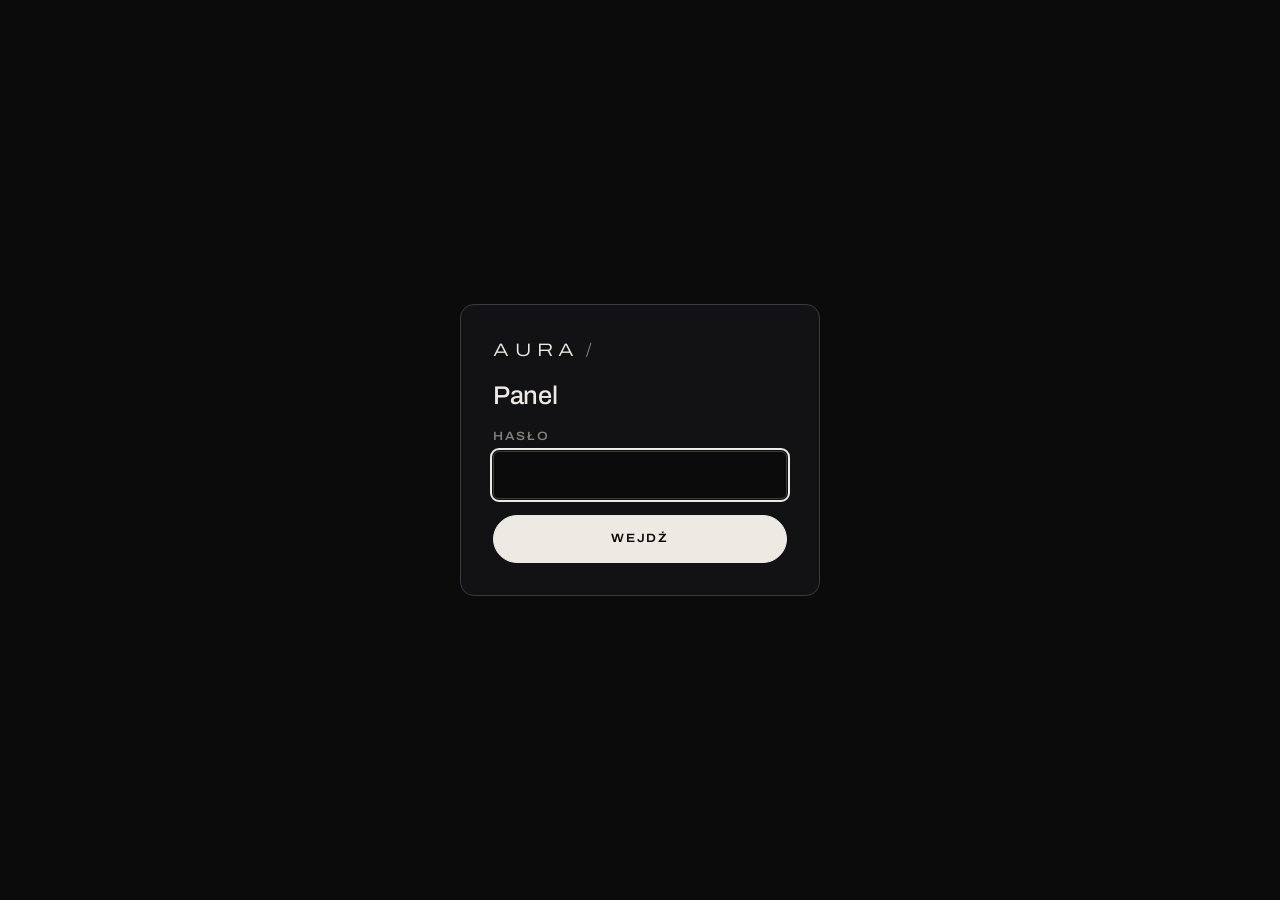
<file: aura-prototyp/aura-prototyp-simple/admin.html>
<!doctype html>
<html lang="pl">
<head>
  <meta charset="utf-8">
  <meta name="viewport" content="width=device-width, initial-scale=1, viewport-fit=cover">
  <title>AURA · Panel</title>
  <meta name="robots" content="noindex">
  <meta name="theme-color" content="#0B0B0C">
  <link rel="icon" href="favicon.ico" sizes="32x32">
  <link rel="icon" href="assets/favicon.svg" type="image/svg+xml">
  <link rel="preconnect" href="https://fonts.googleapis.com">
  <link rel="preconnect" href="https://fonts.gstatic.com" crossorigin>
  <link href="https://fonts.googleapis.com/css2?family=Archivo:wdth,wght@62..125,100..900&display=swap" rel="stylesheet">
  <link rel="stylesheet" href="css/styles.css?v=20261004b">
</head>
<body class="page-admin">
  <!-- Panel właściciela AURA (atrapa: dane tylko w tej przeglądarce, nic nie jest wysyłane) -->

  <!-- Logowanie do panelu: jedno pole hasła (prototyp: „test”) -->
  <main class="admin-login" id="admin-login">
    <form class="admin-login__card" id="login-form" novalidate>
      <p class="logo">AURA <span class="logo__slash">/</span></p>
      <h1 class="h3">Panel</h1>
      <label class="field"><span class="label">Hasło</span><input type="password" name="password" autocomplete="current-password" required></label>
      <p class="admin-login__error" id="login-error" role="alert" hidden>Nieprawidłowe hasło</p>
      <button class="btn btn--solid btn--block" type="submit">Wejdź</button>
    </form>
  </main>

  <div class="admin" id="admin" hidden>
    <header class="admin__top">
      <div class="shell admin__top-inner">
        <a class="logo" href="index.html" aria-label="AURA, strona główna">AURA <span class="logo__slash">/</span></a>
        <span class="label admin__title">Panel</span>
        <span class="admin__spacer"></span>
        <span class="proto-tag">Atrapa: dane tylko w&nbsp;tej przeglądarce</span>
      </div>
    </header>

    <main class="shell admin__main">
      <section class="admin__new" aria-labelledby="new-title">
        <h2 class="h3" id="new-title">Nowy link</h2>
        <form class="admin__form" id="new-form" novalidate>
          <label class="field"><span class="label">Nazwa lokalu</span><input type="text" name="venue" autocomplete="off" placeholder="Kawiarnia Ziarno" required></label>
          <label class="field"><span class="label">E-mail</span><input type="text" inputmode="email" name="email" autocomplete="off" placeholder="kawiarnia@przyklad.pl" required></label>
          <button class="btn btn--solid" type="submit">Utwórz link</button>
        </form>
        <div class="admin__created" id="created" hidden>
          <p class="label">Link dla <span id="created-venue"></span></p>
          <div class="admin__created-row">
            <input class="thanks__url" id="created-url" type="text" readonly aria-label="Nowy link do odtwarzacza">
            <button class="btn btn--sm" type="button" id="created-copy">Kopiuj</button>
          </div>
        </div>
      </section>

      <section class="admin__list" aria-labelledby="list-title">
        <div class="admin__list-head">
          <h2 class="h3" id="list-title">Linki</h2>
          <span class="label" id="list-count"></span>
        </div>
        <div class="admin-table" role="table" aria-label="Linki do odtwarzacza">
          <div class="admin-row admin-row--head" role="row">
            <span role="columnheader">Lokal</span>
            <span role="columnheader">E-mail</span>
            <span role="columnheader">Link</span>
            <span role="columnheader">Status</span>
            <span role="columnheader">Utworzono</span>
            <span role="columnheader"><span class="sr">Akcja</span></span>
          </div>
          <div id="rows" role="rowgroup"></div>
        </div>
      </section>
    </main>
  </div>

  <div class="toast" id="toast" role="status" aria-live="polite"></div>

  <script src="js/links.js?v=20261004b" defer></script>
  <script src="js/admin.js?v=20261004b" defer></script>
</body>
</html>
</file>
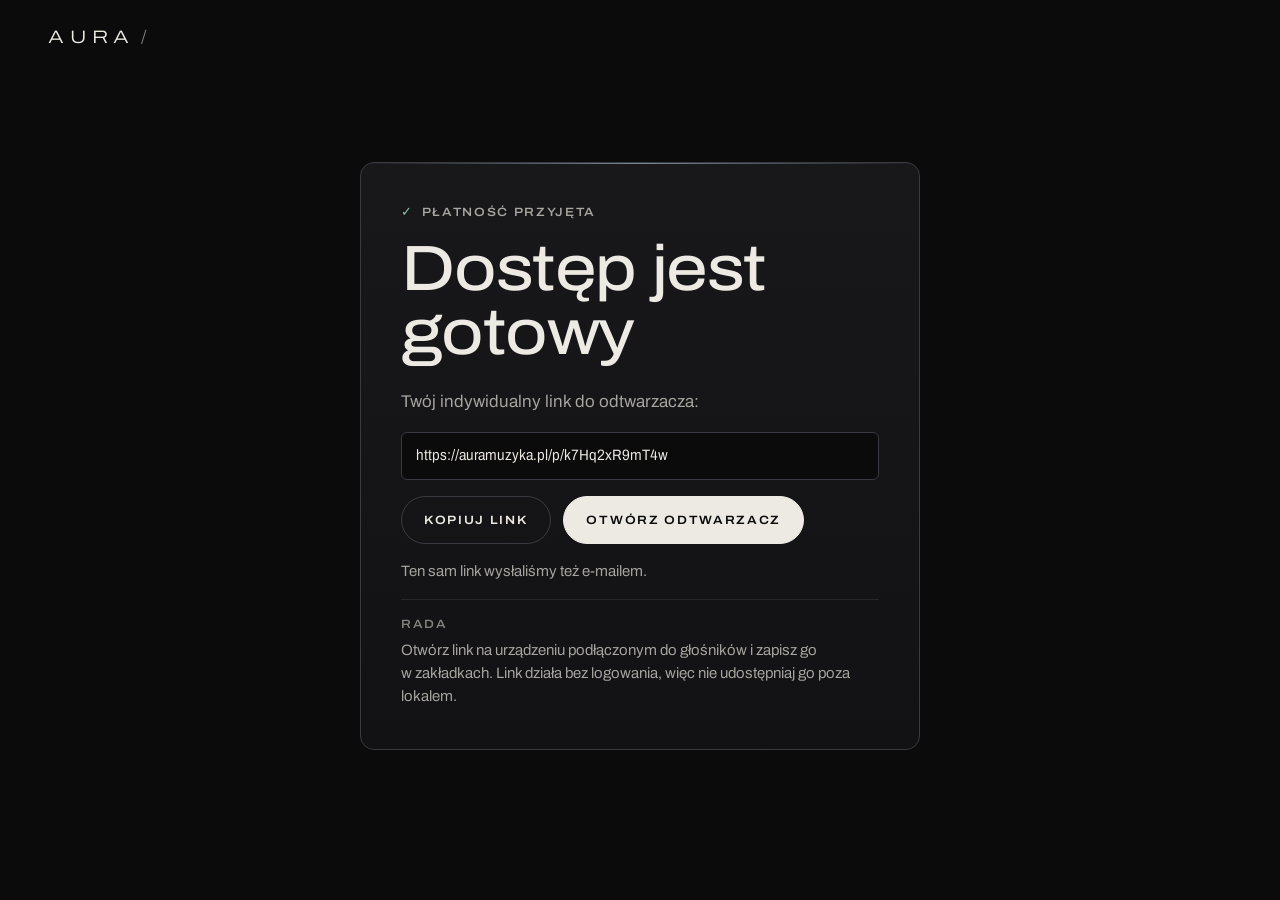
<file: aura-prototyp/aura-prototyp-simple/dziekujemy.html>
<!doctype html>
<html lang="pl">
<head>
  <meta charset="utf-8">
  <meta name="viewport" content="width=device-width, initial-scale=1, viewport-fit=cover">
  <title>AURA · Dostęp jest gotowy</title>
  <meta name="robots" content="noindex">
  <meta name="theme-color" content="#0B0B0C">
  <link rel="icon" href="favicon.ico" sizes="32x32">
  <link rel="icon" href="assets/favicon.svg" type="image/svg+xml">
  <link rel="apple-touch-icon" href="apple-touch-icon.png">
  <link rel="preconnect" href="https://fonts.googleapis.com">
  <link rel="preconnect" href="https://fonts.gstatic.com" crossorigin>
  <link href="https://fonts.googleapis.com/css2?family=Archivo:wdth,wght@62..125,100..900&display=swap" rel="stylesheet">
  <link rel="stylesheet" href="css/styles.css?v=20261004b">
</head>
<body class="page-thanks">
  <header class="thanks-top shell">
    <a class="logo" href="index.html" aria-label="AURA, strona główna">AURA <span class="logo__slash">/</span></a>
  </header>

  <main class="thanks shell">
    <div class="thanks__card">
      <p class="label thanks__ok"><span aria-hidden="true">✓</span> Płatność przyjęta</p>
      <h1 class="h2 thanks__title">Dostęp jest gotowy</h1>

      <p class="thanks__text">Twój indywidualny link do odtwarzacza:</p>
      <!-- [ATRAPA] w produkcji token przychodzi z sesji Stripe Checkout -->
      <div class="thanks__link">
        <label class="sr" for="thanks-url">Link do odtwarzacza</label>
        <input class="thanks__url" id="thanks-url" type="text" readonly value="https://auramuzyka.pl/p/k7Hq2xR9mT4w">
      </div>
      <div class="thanks__actions">
        <button class="btn" type="button" id="thanks-copy">Kopiuj link</button>
        <a class="btn btn--solid" id="thanks-open" href="player.html?t=k7Hq2xR9mT4w">Otwórz odtwarzacz</a>
      </div>

      <p class="thanks__mail">Ten sam link wysłaliśmy też e-mailem.</p>

      <div class="thanks__tip">
        <p class="label">Rada</p>
        <p>Otwórz link na urządzeniu podłączonym do głośników i&nbsp;zapisz go w&nbsp;zakładkach. Link działa bez logowania, więc nie udostępniaj go poza lokalem.</p>
      </div>
    </div>
  </main>

  <div class="toast" id="toast" role="status" aria-live="polite"></div>

  <script src="js/links.js?v=20261004b" defer></script>
  <script src="js/thanks.js?v=20261004b" defer></script>
</body>
</html>
</file>
<file: aura-prototyp/aura-prototyp-simple/css/styles.css>
/* =========================================================================
   AURA · prototyp · wspólne style (landing + odtwarzacz)
   1. Tokeny   2. Baza   3. Komponenty   4. Landing   5. Odtwarzacz
   6. Druk     7. Ograniczony ruch
   ========================================================================= */

/* ---------- 1. TOKENY: tu strojenie wyglądu ---------- */

@property --accent {
  syntax: '<color>';
  inherits: true;
  initial-value: #9FB8C8;
}

:root {
  /* Kolory bazowe */
  --bg: #0B0B0C;
  --surface: #121214;
  --surface-2: #18181B;
  --line: #26262A;          /* siatka, hairline */
  --line-strong: #3A3A40;
  --text: #EDEAE4;          /* złamana biel, ≈16:1 */
  --text-2: #A8A6A1;        /* tekst drugorzędny, ≈8:1 */
  --text-3: #85837D;        /* etykiety danych, ≈5:1 (AA) */
  --paper: #EFECE6;         /* makieta dokumentu */
  --ink: #18181A;
  --scrim: rgba(11, 11, 12, .78);

  /* Akcenty profili: tylko wizualizacja i drobne wskaźniki */
  --a-ambient: #9FB8C8;
  --a-lofi: #C9A27E;
  --a-hiphop: #D98B5F;
  --a-chillout: #7FC4B8;
  --a-smooth-jazz: #D4B26A;
  --a-synthwave: #B58CD9;
  --a-deephouse: #6F8FE0;
  --accent: var(--a-ambient); /* aktywny profil, ustawiany z JS */

  /* Typografia: Archivo (zmienna, wdth 62–125, wght 100–900) */
  --font: 'Archivo', ui-sans-serif, system-ui, -apple-system, 'Segoe UI', sans-serif;
  --fs-display: clamp(56px, 11vw, 176px);
  --fs-hero-sub: .46em;     /* względem --fs-display */
  --fs-h2: clamp(36px, 5vw, 72px);
  --fs-h3: clamp(20px, 2vw, 28px);
  --fs-lead: clamp(17px, 1.4vw, 20px);
  --fs-body: 17px;
  --fs-small: 15px;
  --fs-label: 12px;
  --fs-data: 13px;
  --fs-player: clamp(48px, 10vmin, 128px);
  --wdth-display: 125%;
  --wdth-heading: 115%;
  --wdth-label: 112%;
  --wdth-data: 88%;
  --wght-display: 500;
  --wght-heading: 450;
  --wght-body: 380;
  --wght-label: 550;
  --track-display: -0.04em;
  --track-label: 0.14em;

  /* Odstępy */
  --s-1: 4px;  --s-2: 8px;  --s-3: 12px; --s-4: 16px; --s-5: 24px;
  --s-6: 32px; --s-7: 48px; --s-8: 64px; --s-9: 96px; --s-10: 144px;
  --gutter: 16px;
  --section: var(--s-9);
  --maxw: 1440px;
  --nav-h: 64px;

  /* Promienie */
  --r-1: 2px;
  --r-2: 6px;
  --r-3: 14px;
  --r-pill: 999px;

  /* Ruch */
  --t-fast: 160ms;
  --t-base: 320ms;
  --t-slow: 900ms;
  --t-xfade: 1500ms;
  --ease: cubic-bezier(.2, .7, .1, 1);

  color-scheme: dark;
  transition: --accent var(--t-xfade) var(--ease);
}

@media (min-width: 768px) {
  :root { --gutter: 32px; --section: 128px; --nav-h: 72px; }
}
@media (min-width: 1280px) {
  :root { --gutter: 48px; --section: var(--s-10); }
}

/* ---------- 2. BAZA ---------- */

*, *::before, *::after { box-sizing: border-box; }
html { -webkit-text-size-adjust: 100%; scroll-padding-top: calc(var(--nav-h) + 16px); }
@media (prefers-reduced-motion: no-preference) { html { scroll-behavior: smooth; } }

body {
  margin: 0;
  background: var(--bg);
  color: var(--text);
  font-family: var(--font);
  font-size: var(--fs-body);
  font-weight: var(--wght-body);
  font-stretch: 100%;
  line-height: 1.55;
  -webkit-font-smoothing: antialiased;
  -moz-osx-font-smoothing: grayscale;
  text-rendering: optimizeLegibility;
}
body.menu-open { overflow: hidden; }

img, svg, canvas { display: block; }
a { color: inherit; text-decoration-thickness: 1px; text-underline-offset: 3px; }
button { font: inherit; color: inherit; }
p { margin: 0; }
h1, h2, h3 { margin: 0; font-weight: var(--wght-heading); }
ul, ol { margin: 0; padding: 0; list-style: none; }
dl, dd { margin: 0; }

:focus { outline: none; }
:focus-visible {
  outline: 2px solid var(--text);
  outline-offset: 3px;
  border-radius: var(--r-1);
}

.sr {
  position: absolute; width: 1px; height: 1px; overflow: hidden;
  clip: rect(0 0 0 0); clip-path: inset(50%); white-space: nowrap;
}

.skip {
  position: absolute; left: var(--gutter); top: -100px; z-index: 100;
  padding: 10px 16px; background: var(--text); color: var(--bg); border-radius: var(--r-pill);
}
.skip:focus { top: 12px; }

.shell {
  width: 100%;
  max-width: var(--maxw);
  margin-inline: auto;
  padding-inline: var(--gutter);
}

/* Typografia */
.display {
  font-size: var(--fs-display);
  font-stretch: var(--wdth-display);
  font-weight: var(--wght-display);
  letter-spacing: var(--track-display);
  line-height: .88;
}
.h2 {
  font-size: var(--fs-h2);
  font-stretch: var(--wdth-heading);
  font-weight: var(--wght-heading);
  letter-spacing: -0.025em;
  line-height: 1;
}
.h3 {
  font-size: var(--fs-h3);
  font-stretch: 100%;
  font-weight: 500;
  letter-spacing: -0.01em;
  line-height: 1.2;
}
.lead { font-size: var(--fs-lead); color: var(--text-2); max-width: 56ch; line-height: 1.5; }
.muted { color: var(--text-3); }
@media (min-width: 768px) { .h2--line { white-space: nowrap; } }
.label {
  font-size: var(--fs-label);
  font-stretch: var(--wdth-label);
  font-weight: var(--wght-label);
  letter-spacing: var(--track-label);
  text-transform: uppercase;
  line-height: 1.4;
  color: var(--text-3);
  font-variant-numeric: tabular-nums;
}
.label .idx, .idx { color: var(--text-2); font-variant-numeric: tabular-nums; }
.slash {
  display: inline-block;
  font-weight: 200;
  color: var(--text-3);
  margin-inline: .16em .02em; /* odstęp: „Muzyka /” */
  transform: translateY(-.02em);
}
.flag {
  display: inline-block;
  font-size: var(--fs-label);
  font-stretch: var(--wdth-label);
  font-weight: 600;
  letter-spacing: .08em;
  color: var(--text);
  border: 1px dashed var(--text-3);
  padding: 3px 8px;
  justify-self: start;
  border-radius: var(--r-1);
}
.wip { color: var(--text-3); font-size: .85em; }

/* ---------- 3. KOMPONENTY ---------- */

.logo {
  display: inline-flex; align-items: baseline; gap: .35em;
  font-stretch: 125%;
  font-weight: 300;
  letter-spacing: .32em;
  font-size: 18px;
  text-decoration: none;
  white-space: nowrap;
}
.logo__slash { font-weight: 200; color: var(--text-3); letter-spacing: 0; }

.btn {
  --btn-bg: transparent; --btn-fg: var(--text); --btn-bd: var(--line-strong);
  display: inline-flex; align-items: center; justify-content: center; gap: 10px;
  min-height: 48px;
  padding: 0 22px;
  border-radius: var(--r-pill);
  border: 1px solid var(--btn-bd);
  background: var(--btn-bg);
  color: var(--btn-fg);
  font-size: var(--fs-label);
  font-stretch: var(--wdth-label);
  font-weight: 600;
  letter-spacing: var(--track-label);
  text-transform: uppercase;
  text-decoration: none;
  cursor: pointer;
  white-space: nowrap;
  transition: background var(--t-fast) var(--ease), color var(--t-fast) var(--ease), border-color var(--t-fast) var(--ease), transform var(--t-fast) var(--ease);
}
.btn:hover { --btn-bd: var(--text); }
.btn:active { transform: scale(.98); }
.btn--solid { --btn-bg: var(--text); --btn-fg: var(--bg); --btn-bd: var(--text); }
.btn--solid:hover { --btn-bg: #fff; }
.btn--sm { min-height: 40px; padding: 0 16px; }
.btn--block { width: 100%; }
.btn__icon { display: inline-flex; margin-left: -4px; }

.link-arrow {
  display: inline-flex; align-items: center; gap: 8px;
  font-size: var(--fs-small); color: var(--text); text-decoration: none;
}
.link-arrow span { display: inline-flex; transition: transform var(--t-fast) var(--ease); }
.link-arrow:hover span { transform: translateX(4px); }

.live { display: inline-flex; align-items: center; gap: 8px; font-size: var(--fs-label); font-stretch: var(--wdth-label); font-weight: 600; letter-spacing: var(--track-label); text-transform: uppercase; color: var(--text-2); }
.live__dot {
  width: 7px; height: 7px; border-radius: 50%;
  border: 1px solid var(--text-3);
  display: inline-block;
  flex: none;
}
.is-live .live__dot, .live.is-live .live__dot {
  background: var(--accent); border-color: var(--accent);
  box-shadow: 0 0 0 0 color-mix(in srgb, var(--accent) 60%, transparent);
  animation: pulse 2s var(--ease) infinite;
}
@keyframes pulse {
  0% { box-shadow: 0 0 0 0 color-mix(in srgb, var(--accent) 55%, transparent); }
  70% { box-shadow: 0 0 0 8px color-mix(in srgb, var(--accent) 0%, transparent); }
  100% { box-shadow: 0 0 0 0 transparent; }
}

.meter { display: inline-flex; gap: 2px; align-items: flex-end; height: 10px; margin-right: 8px; vertical-align: -1px; }
.meter i { width: 3px; height: 100%; background: var(--line-strong); transition: background var(--t-fast); }
.meter i.on { background: var(--text-2); }
.meter i.on:nth-child(n+7) { background: var(--accent); }

.toast {
  position: fixed; left: 50%; bottom: 24px; z-index: 90;
  transform: translate(-50%, 20px); opacity: 0; pointer-events: none;
  background: var(--surface-2); border: 1px solid var(--line-strong); color: var(--text);
  padding: 12px 18px; border-radius: var(--r-pill);
  font-size: var(--fs-small);
  transition: opacity var(--t-base) var(--ease), transform var(--t-base) var(--ease);
  max-width: calc(100vw - 32px);
}
.toast.is-on { opacity: 1; transform: translate(-50%, 0); }

.proto-tag {
  display: inline-flex; align-items: center; gap: 6px;
  font-size: 11px; font-stretch: var(--wdth-label); font-weight: 650; letter-spacing: .12em; text-transform: uppercase;
  color: var(--text); border: 1px dashed var(--text-2); padding: 4px 10px; border-radius: var(--r-pill);
}

/* Wejście sekcji */
.js .reveal { opacity: 0; transform: translateY(18px); transition: opacity var(--t-slow) var(--ease), transform var(--t-slow) var(--ease); }
.js .reveal.is-in { opacity: 1; transform: none; }

/* ---------- 4. LANDING ---------- */

/* Nawigacja */
.nav {
  position: fixed; inset: 0 0 auto; z-index: 50;
  height: var(--nav-h);
  transition: background var(--t-base) var(--ease), border-color var(--t-base) var(--ease), backdrop-filter var(--t-base);
  border-bottom: 1px solid transparent;
}
.nav.is-scrolled {
  background: rgba(11, 11, 12, .72);
  -webkit-backdrop-filter: blur(14px) saturate(1.2);
  backdrop-filter: blur(14px) saturate(1.2);
  border-bottom-color: var(--line);
}
.nav__inner { height: 100%; display: flex; align-items: center; justify-content: space-between; gap: var(--s-5); }
.nav__links { display: none; }
.nav__links a, .nav__player {
  font-size: var(--fs-label); font-stretch: var(--wdth-label); font-weight: 550; letter-spacing: var(--track-label);
  text-transform: uppercase; text-decoration: none; color: var(--text-2);
  padding: 8px 2px;
  transition: color var(--t-fast);
}
.nav__links a:hover, .nav__player:hover { color: var(--text); }
button.nav__player { background: none; border: 0; cursor: pointer; font-family: inherit; }
.nav__actions { display: flex; align-items: center; gap: var(--s-3); }
.nav__actions .btn { display: none; }
.nav__player { display: none; }
.nav__menu {
  display: inline-flex; align-items: center; gap: 10px;
  min-height: 44px; padding: 0 14px 0 12px;
  border: 1px solid var(--line-strong); border-radius: var(--r-pill);
  background: rgba(24, 24, 27, .6);
  cursor: pointer;
  font-size: var(--fs-label); font-stretch: var(--wdth-label); font-weight: 600; letter-spacing: var(--track-label); text-transform: uppercase;
}
.nav__burger { display: grid; gap: 4px; width: 18px; }
.nav__burger i { display: block; height: 1px; background: var(--text); transition: transform var(--t-base) var(--ease); }
.nav__burger i:last-child { width: 12px; justify-self: end; }
[aria-expanded="true"] .nav__burger i:first-child { transform: translateY(2.5px) rotate(45deg); }
[aria-expanded="true"] .nav__burger i:last-child { width: 18px; transform: translateY(-2.5px) rotate(-45deg); }

@media (min-width: 560px) {
  .nav__actions .btn { display: inline-flex; }
}
/* „Zarejestruj / Zaloguj” od tabletu; pełna lista linków dopiero, gdy się mieści */
@media (min-width: 900px) {
  .nav__player { display: inline; white-space: nowrap; }
}
@media (min-width: 1400px) {
  .nav__links { display: flex; gap: var(--s-4); }
  .nav__links a { white-space: nowrap; }
  .nav__menu { display: none; }
}

/* Menu pełnoekranowe (mobile) */
.menu {
  position: fixed; inset: 0; z-index: 45;
  background: var(--bg);
  padding-top: var(--nav-h);
  opacity: 0; transition: opacity var(--t-base) var(--ease);
  overflow-y: auto;
}
.menu.is-open { opacity: 1; }
.menu__inner { display: flex; flex-direction: column; min-height: 100%; padding-block: var(--s-6) var(--s-7); gap: var(--s-5); }
.menu__list { border-top: 1px solid var(--line); }
.menu__list a {
  display: flex; align-items: baseline; gap: var(--s-4);
  padding: 14px 0; border-bottom: 1px solid var(--line);
  font-size: clamp(28px, 8vw, 44px); font-stretch: 115%; font-weight: 400; letter-spacing: -0.02em; line-height: 1.1;
  text-decoration: none;
}
.menu__list .idx { font-size: var(--fs-label); font-stretch: var(--wdth-label); letter-spacing: var(--track-label); min-width: 2ch; }
.menu__foot { display: grid; gap: var(--s-3); margin-top: auto; }

/* Hero */
.hero {
  position: relative;
  min-height: 100svh;
  display: flex; flex-direction: column;
  overflow: hidden;
  isolation: isolate;
}
.hero__canvas { position: absolute; inset: 0; width: 100%; height: 100%; z-index: -2; }
.hero__shade {
  position: absolute; inset: 0; z-index: -1; pointer-events: none;
  background:
    linear-gradient(180deg, rgba(11,11,12,.5) 0%, rgba(11,11,12,0) 26%, rgba(11,11,12,0) 86%, var(--bg) 100%),
    linear-gradient(90deg, rgba(11,11,12,.72) 0%, rgba(11,11,12,.4) 35%, rgba(11,11,12,0) 60%);
}
.hero__inner {
  flex: 1;
  display: grid;
  align-content: end;
  gap: var(--s-6);
  padding-top: calc(var(--nav-h) + var(--s-7));
  padding-bottom: var(--s-8);
}
.hero__title { max-width: 100%; }
/* Druga linia nagłówka: mniejsza, żeby zmieścić się w lewej kolumnie (nie najeżdża na .status) */
.hero__title-sub {
  display: block;
  font-size: var(--fs-hero-sub);
  letter-spacing: -0.03em;
  line-height: 1.05;
  margin-top: .22em;
}
.hero__copy { display: grid; gap: var(--s-4); max-width: 600px; }
.hero__copy .lead { max-width: 52ch; }
.hero__claim { font-size: clamp(22px, 2.4vw, 32px); font-stretch: 110%; font-weight: 400; letter-spacing: -0.015em; line-height: 1.2; }
.hero__cta { display: flex; flex-wrap: wrap; gap: var(--s-3); margin-top: var(--s-2); }
.hero__scroll {
  position: absolute; left: 50%; bottom: 20px; transform: translateX(-50%);
  text-decoration: none; display: none;
}

.status {
  border: 1px solid var(--line);
  background: rgba(18, 18, 20, .66);
  -webkit-backdrop-filter: blur(10px);
  backdrop-filter: blur(10px);
  border-radius: var(--r-2);
  padding: var(--s-4);
  max-width: 420px;
}
.status__play {
  display: inline-flex; align-items: center; gap: 8px;
  min-height: 36px; padding: 0 14px 0 10px;
  border: 1px solid var(--line-strong); border-radius: var(--r-pill);
  background: transparent; cursor: pointer; color: var(--text);
  font-size: var(--fs-label); font-stretch: var(--wdth-label); font-weight: 600; letter-spacing: var(--track-label); text-transform: uppercase;
  transition: border-color var(--t-fast), background var(--t-fast);
}
.status__play:hover { border-color: var(--text); }
.status__play.is-live { border-color: var(--accent); background: color-mix(in srgb, var(--accent) 12%, transparent); }
.status__play .icon { flex: none; }
.status__head { display: flex; justify-content: space-between; align-items: center; gap: var(--s-3); padding-bottom: var(--s-3); border-bottom: 1px solid var(--line); }
.status__rows { display: grid; }
.status__rows > div {
  display: flex; justify-content: space-between; align-items: center; gap: var(--s-3);
  padding: 7px 0; border-bottom: 1px dashed var(--line);
  font-size: var(--fs-data); font-stretch: var(--wdth-data); font-weight: 500; font-variant-numeric: tabular-nums;
}
.status__rows > div:last-child { border-bottom: 0; padding-bottom: 0; }
@media (max-width: 767px) {
  .status__rows > div:nth-child(n+3):not(:last-child) { display: none; }
}
.status__rows dt { color: var(--text-3); text-transform: uppercase; letter-spacing: .1em; font-size: 11px; font-stretch: var(--wdth-label); }
.status__rows dd { color: var(--text); display: inline-flex; align-items: center; letter-spacing: .04em; }

@media (min-width: 768px) {
  .hero__scroll { display: inline-block; }
}
@media (min-width: 1024px) {
  .hero__inner { grid-template-columns: 1fr minmax(300px, 380px); align-items: end; column-gap: var(--s-7); }
  .hero__eyebrow, .hero__title { grid-column: 1 / -1; }
  .status { justify-self: end; width: 100%; }
}
@media (min-width: 1024px) and (max-width: 1279px) {
  :root { --fs-hero-sub: .4em; }
}
@media (min-width: 1280px) {
  .hero__inner { padding-bottom: var(--s-9); }
}

/* Sekcje */
.section {
  position: relative;
  padding-block: var(--section);
  border-top: 1px solid var(--line);
}
.sec-head { display: grid; gap: var(--s-4); margin-bottom: var(--s-7); max-width: 760px; }
.sec-head .lead { margin-top: var(--s-2); }

/* Demo: panel kanałów */
.demo__grid { display: grid; gap: var(--s-6); }
.panel {
  border: 1px solid var(--line);
  border-radius: var(--r-2);
  background: var(--surface);
  overflow: hidden;
}
.panel__head { display: none; }
.channels li + li { border-top: 1px solid var(--line); }
.ch {
  --ch-accent: var(--text-3);
  position: relative;
  display: grid;
  grid-template-columns: 28px 36px 1fr auto;
  grid-template-areas:
    "n icon name status"
    ". . mood mood"
    ". . meta meta";
  column-gap: var(--s-3);
  row-gap: 4px;
  align-items: center;
  width: 100%;
  padding: 16px var(--s-4);
  background: transparent;
  border: 0;
  text-align: left;
  cursor: pointer;
  transition: background var(--t-base) var(--ease);
}
.ch::before {
  content: ''; position: absolute; left: 0; top: 0; bottom: 0; width: 2px;
  background: var(--ch-accent); transform: scaleY(0); transform-origin: top;
  transition: transform var(--t-base) var(--ease);
}
.ch:hover { background: var(--surface-2); }
.ch[aria-pressed="true"] { background: var(--surface-2); }
.ch[aria-pressed="true"]::before { transform: scaleY(1); }
.ch:focus-visible { outline-offset: -3px; }
.ch__n { grid-area: n; font-size: var(--fs-data); font-stretch: var(--wdth-data); font-weight: 600; color: var(--text-3); font-variant-numeric: tabular-nums; }
.ch__icon { grid-area: icon; color: var(--text-2); display: flex; }
.ch[aria-pressed="true"] .ch__icon { color: var(--ch-accent); }
.ch__main { display: contents; }
.ch__name { grid-area: name; font-size: 19px; font-stretch: 106%; font-weight: 500; letter-spacing: -0.01em; white-space: nowrap; }
@media (min-width: 900px) { .ch__name { font-size: 20px; font-stretch: 112%; } }
.ch__mood { grid-area: mood; font-size: var(--fs-small); color: var(--text-2); line-height: 1.45; }
.ch__places, .ch__bpm {
  font-size: var(--fs-data); font-stretch: var(--wdth-data); font-weight: 500; color: var(--text-3); font-variant-numeric: tabular-nums;
}
.ch__places { grid-area: meta; }
.ch__places::before { content: 'Lokale: '; color: var(--text-3); }
.ch__bpm { display: none; }
.ch__bpm small { font-size: inherit; }
.ch__status { grid-area: status; display: inline-flex; align-items: center; gap: 8px; justify-self: end; }
.ch__state {
  font-size: 11px; font-stretch: var(--wdth-label); font-weight: 600; letter-spacing: .12em; text-transform: uppercase; color: var(--text-3);
}
.ch[aria-pressed="true"] .ch__state { color: var(--text); }
.ch__meter { display: inline-flex; gap: 2px; align-items: flex-end; height: 14px; }
.ch__meter i {
  width: 3px; height: 100%; border-radius: 1px;
  background: var(--line-strong);
  transform: scaleY(.15); transform-origin: bottom;
  transition: transform 90ms linear;
}
.ch.is-live .ch__meter i { background: var(--ch-accent); }
/* Bardzo wąskie ekrany (< 360 px): status w osobnym wierszu */
@media (max-width: 359px) {
  .ch {
    grid-template-columns: 22px 28px minmax(0, 1fr);
    grid-template-areas: "n icon name" ". . status" ". . mood" ". . meta";
  }
  .ch__status { justify-self: start; }
}

@media (min-width: 900px) {
  .panel__head, .ch {
    grid-template-columns: 34px 40px minmax(0, 1.6fr) minmax(0, 1fr) 84px 112px;
    grid-template-areas: "n icon name places bpm status" "n icon mood places bpm status";
    column-gap: var(--s-4);
  }
  .panel__head {
    display: grid; grid-template-areas: none;
    padding: 12px var(--s-5);
    border-bottom: 1px solid var(--line);
    font-size: 11px; font-stretch: var(--wdth-label); font-weight: 600; letter-spacing: .12em; text-transform: uppercase; color: var(--text-3);
  }
  .panel__head span:first-child { grid-column: 1 / 4; }
  .panel__head span:last-child { text-align: right; }
  .ch { padding: 18px var(--s-5); row-gap: 2px; }
  .ch__places { grid-area: places; }
  .ch__places::before { content: none; } /* kolumna ma nagłówek „Lokale” */
  .ch__bpm { grid-area: bpm; display: block; }
  .ch__mood { font-size: 14px; }
}
@media (min-width: 1280px) {
  .demo__grid { grid-template-columns: minmax(0, 1.45fr) minmax(0, 1fr); align-items: start; gap: var(--s-7); }
  /* Obok makiety: miejsca przechodzą pod opis nastroju */
  .panel__head, .ch {
    grid-template-columns: 30px 36px minmax(0, 1fr) 76px 100px;
    grid-template-areas: "n icon name bpm status" "n icon mood mood mood" "n icon places places places";
    column-gap: var(--s-3);
  }
  .panel__head { grid-template-areas: none; }
  .panel__head span:nth-child(2) { display: none; }
  .ch__places { margin-top: 2px; }
  .ch__places::before { content: 'Lokale: '; }
  .device { position: sticky; top: calc(var(--nav-h) + 32px); }
}

/* Makieta urządzenia (na węższych ekranach nad listą kanałów) */
.device { margin: 0; display: grid; gap: var(--s-4); order: -1; width: 100%; max-width: 560px; justify-self: center; }
@media (min-width: 1280px) { .device { order: 0; max-width: none; } }
.device__frame {
  padding: clamp(10px, 1.6vw, 18px);
  border-radius: clamp(22px, 3vw, 34px);
  background: linear-gradient(160deg, #1C1C1F, #0F0F11 60%);
  border: 1px solid var(--line-strong);
  box-shadow: 0 40px 80px -30px rgba(0,0,0,.8), inset 0 1px 0 rgba(255,255,255,.06);
}
.device__screen {
  position: relative;
  aspect-ratio: 4 / 3;
  border-radius: clamp(12px, 1.6vw, 18px);
  overflow: hidden;
  background: var(--bg);
  isolation: isolate;
}
.device__canvas { position: absolute; inset: 0; width: 100%; height: 100%; z-index: -1; }
.device__ui {
  position: absolute; inset: 0;
  display: grid; grid-template-rows: auto 1fr auto auto;
  padding: clamp(10px, 2.4vw, 20px);
  gap: 6px;
}
.device__top { display: flex; align-items: center; gap: 10px; font-size: clamp(8px, 1vw, 10px); font-stretch: var(--wdth-label); font-weight: 600; letter-spacing: .14em; text-transform: uppercase; color: var(--text-2); }
.device__logo { letter-spacing: .3em; font-weight: 300; font-stretch: 125%; color: var(--text); }
.device__venue { flex: 1; color: var(--text-3); }
.device__live { display: inline-flex; align-items: center; gap: 6px; }
.is-playing .device__live .live__dot { background: var(--accent); border-color: var(--accent); }
.device__now { align-self: center; display: grid; gap: 2px; }
.device__idx { font-size: clamp(8px, 1vw, 10px); letter-spacing: .14em; color: var(--text-3); font-stretch: var(--wdth-label); font-weight: 600; font-variant-numeric: tabular-nums; }
.device__name { font-size: clamp(26px, 5vw, 44px); font-stretch: 125%; font-weight: 400; letter-spacing: -0.03em; line-height: 1; }
.device__track { font-size: clamp(10px, 1.2vw, 13px); color: var(--text-2); }
.device__timer { font-size: clamp(9px, 1vw, 11px); font-stretch: var(--wdth-label); font-weight: 600; letter-spacing: .12em; text-transform: uppercase; color: var(--text-3); font-variant-numeric: tabular-nums; margin-top: 2px; }
.device__timer b { color: var(--text); font-weight: 600; }
.device__play {
  justify-self: start;
  width: clamp(40px, 6vw, 56px); height: clamp(40px, 6vw, 56px);
  display: grid; place-items: center;
  border-radius: 50%;
  border: 1px solid var(--text-2);
  background: rgba(11,11,12,.4);
  cursor: pointer;
  transition: border-color var(--t-fast), transform var(--t-fast);
}
.device__play:hover { border-color: var(--text); transform: scale(1.04); }
.device__dots { display: flex; gap: 6px; }
.device__dots i { width: 6px; height: 6px; border-radius: 50%; border: 1px solid var(--text-3); transition: background var(--t-base), border-color var(--t-base); }
.device__dots i.is-on { background: var(--ch-accent); border-color: var(--ch-accent); }
/* CTA w boksie w stylu mini playera (ta sama ramka co makieta tabletu) */
.device__cta {
  margin: 0;
  display: grid; justify-items: start; gap: var(--s-4);
  padding: var(--s-5);
  border-radius: clamp(18px, 2.4vw, 26px);
  background: linear-gradient(160deg, #1C1C1F, #0F0F11 60%);
  border: 1px solid var(--line-strong);
  box-shadow: 0 30px 60px -30px rgba(0,0,0,.8), inset 0 1px 0 rgba(255,255,255,.06);
}
.device__cta p { color: var(--text); font-size: var(--fs-small); line-height: 1.45; }
.device__cta.is-highlight { animation: ctaPulse 1.6s var(--ease) 1; }
@keyframes ctaPulse { 0%, 100% { border-color: var(--line-strong); box-shadow: 0 30px 60px -30px rgba(0,0,0,.8), inset 0 1px 0 rgba(255,255,255,.06); } 25%, 60% { border-color: var(--accent); box-shadow: 0 0 0 3px color-mix(in srgb, var(--accent) 30%, transparent), 0 30px 60px -30px rgba(0,0,0,.8); } }
@media (max-width: 520px) {
  .device__cta .btn { width: 100%; justify-self: stretch; }
}

/* Jak to działa */
.steps__list { display: grid; gap: 1px; background: var(--line); border: 1px solid var(--line); border-radius: var(--r-2); overflow: hidden; }
.step { background: var(--bg); padding: var(--s-5); display: grid; gap: var(--s-3); align-content: start; }
.step__n { font-size: clamp(40px, 5vw, 64px); font-stretch: 125%; font-weight: 200; line-height: 1; color: var(--text-3); font-variant-numeric: tabular-nums; }
.step__art { width: 120px; height: 64px; fill: none; stroke: var(--text-2); stroke-width: 1.2; stroke-linecap: round; stroke-linejoin: round; margin-block: var(--s-3); }
.step p { color: var(--text-2); max-width: 36ch; }
.steps__note { margin-top: var(--s-5); color: var(--text-2); font-size: var(--fs-small); }
@media (min-width: 768px) {
  .steps__list { grid-template-columns: repeat(3, 1fr); }
  .step { padding: var(--s-6); min-height: 360px; }
}

/* Dlaczego AURA */
.compare { border-top: 1px solid var(--line); }
.compare__row {
  display: grid;
  grid-template-columns: 1fr 1fr;
  grid-template-areas: "k k" "a b";
  gap: 6px var(--s-4);
  padding: var(--s-4) 0;
  border-bottom: 1px solid var(--line);
}
.compare__row > :nth-child(1) { grid-area: k; }
.compare__row [role="rowheader"] { font-size: 11px; font-stretch: var(--wdth-label); font-weight: 600; letter-spacing: .12em; text-transform: uppercase; color: var(--text-3); }
.compare__row [role="cell"]:nth-child(2) { color: var(--text-3); text-decoration: line-through; text-decoration-color: var(--line-strong); text-decoration-thickness: 1px; }
.compare__row [role="cell"]:nth-child(3) { color: var(--text); }
.compare__row--head { display: none; }
.compare__aura { color: var(--text); }
@media (min-width: 768px) {
  .compare__row { grid-template-columns: 180px 1fr 1fr; grid-template-areas: none; padding: 20px 0; align-items: baseline; }
  .compare__row > :nth-child(1) { grid-area: auto; }
  .compare__row--head { display: grid; padding: 12px 0; }
  .compare__row [role="cell"] { font-size: 19px; font-stretch: 105%; }
}
.stats { display: grid; grid-template-columns: repeat(2, 1fr); gap: 1px; margin-top: var(--s-7); background: var(--line); border: 1px solid var(--line); border-radius: var(--r-2); overflow: hidden; }
.stats > div { background: var(--bg); padding: var(--s-5); display: grid; gap: var(--s-2); }
.stats dd { font-size: clamp(44px, 6vw, 88px); font-stretch: 125%; font-weight: 300; letter-spacing: -0.04em; line-height: 1; font-variant-numeric: tabular-nums; }
@media (min-width: 768px) { .stats { grid-template-columns: repeat(4, 1fr); } }

/* Legalnie w lokalu */
.legal__grid { display: grid; gap: var(--s-7); }
.legal .sec-head { margin-bottom: 0; align-content: start; }
.ticks { display: grid; gap: 10px; margin-block: var(--s-3) var(--s-4); }
.ticks li { position: relative; padding-left: 28px; color: var(--text-2); }
.ticks li::before { content: ''; position: absolute; left: 0; top: .72em; width: 16px; height: 1px; background: var(--text-2); }
.ticks li::after { content: '/'; position: absolute; left: 18px; top: 0; color: var(--text-3); font-weight: 200; }
.legal .btn { justify-self: start; }
@media (min-width: 1024px) {
  .legal__grid { grid-template-columns: minmax(0, 1fr) minmax(0, 1fr); align-items: center; gap: var(--s-9); }
}

.doc { perspective: 1400px; }
.doc__paper {
  position: relative;
  background: var(--paper);
  color: var(--ink);
  aspect-ratio: 210 / 297;
  max-width: 520px;
  margin-inline: auto;
  padding: clamp(20px, 5%, 44px);
  border-radius: var(--r-1);
  box-shadow: 0 50px 100px -40px rgba(0,0,0,.9), 0 2px 0 rgba(255,255,255,.04);
  display: flex; flex-direction: column; gap: clamp(12px, 3%, 24px);
  font-size: clamp(10px, 1.3vw, 13px);
  line-height: 1.5;
  transform: rotateX(4deg) rotateZ(-1.2deg);
  transition: transform var(--t-slow) var(--ease);
  overflow: hidden;
}
.doc:hover .doc__paper { transform: none; }
.doc__head { display: flex; justify-content: space-between; align-items: flex-start; padding-bottom: 12px; border-bottom: 1px solid rgba(24,24,26,.25); }
.doc__logo { font-stretch: 125%; font-weight: 300; letter-spacing: .3em; font-size: 1.5em; }
.doc__meta { text-align: right; font-stretch: 88%; font-variant-numeric: tabular-nums; color: #4A4A4E; font-size: .92em; }
.doc__title { font-size: 2em; font-stretch: 115%; font-weight: 450; letter-spacing: -0.02em; line-height: 1.05; }
.doc__fields { display: grid; border-top: 1px solid rgba(24,24,26,.2); }
.doc__fields div { display: grid; grid-template-columns: 30% 1fr; gap: 8px; padding: 7px 0; border-bottom: 1px solid rgba(24,24,26,.2); }
.doc__fields dt { text-transform: uppercase; letter-spacing: .12em; font-size: .8em; font-weight: 600; font-stretch: 112%; color: #55555A; padding-top: .15em; }
.doc__body { color: #333336; }
.doc__foot { margin-top: auto; display: flex; justify-content: space-between; gap: 14px; align-items: end; font-size: .85em; color: #4A4A4E; padding-top: 10px; border-top: 1px solid rgba(24,24,26,.2); }
.doc__sign { text-align: right; }
.doc__stamp {
  position: absolute; right: 9%; bottom: 21%;
  transform: rotate(-14deg);
  border: 2px solid rgba(24,24,26,.35); color: rgba(24,24,26,.4);
  padding: 4px 14px; border-radius: 4px;
  font-stretch: 125%; font-weight: 600; letter-spacing: .3em; text-transform: uppercase; font-size: 1.6em;
}

/* Dla kogo */
.venues__grid { display: grid; gap: 1px; background: var(--line); border: 1px solid var(--line); border-radius: var(--r-2); overflow: hidden; }
.venue { background: var(--bg); padding: var(--s-5); display: grid; gap: var(--s-2); align-content: start; }
.venue__k { font-size: var(--fs-data); font-stretch: var(--wdth-data); color: var(--text-3); font-weight: 600; }
.venue p { color: var(--text-2); }
.venue__label { margin-top: var(--s-3); }
.venue__chips { display: flex; flex-wrap: wrap; gap: var(--s-2); }
.chip {
  --ch-accent: var(--text-3);
  display: inline-flex; align-items: center; gap: 8px;
  min-height: 40px; padding: 0 14px;
  border: 1px solid var(--line-strong); border-radius: var(--r-pill);
  background: transparent; cursor: pointer;
  font-size: var(--fs-data); font-stretch: 100%; font-weight: 500; font-variant-numeric: tabular-nums;
  transition: border-color var(--t-fast), background var(--t-fast);
}
.chip i { width: 6px; height: 6px; border-radius: 50%; border: 1px solid var(--ch-accent); }
.chip:hover { border-color: var(--text-2); }
.chip[aria-pressed="true"] { border-color: var(--text); background: var(--surface-2); }
.chip[aria-pressed="true"] i { background: var(--ch-accent); }
@media (min-width: 640px) { .venues__grid { grid-template-columns: repeat(2, 1fr); } }
@media (min-width: 1024px) { .venues__grid { grid-template-columns: repeat(3, 1fr); } .venue { padding: var(--s-6); } }

/* Cennik */
.pricing__grid { display: grid; gap: var(--s-7); }
.pricing .sec-head { margin-bottom: 0; }
.pricing__multi { color: var(--text-2); font-size: var(--fs-small); }
.plan {
  border: 1px solid var(--line-strong);
  border-radius: var(--r-3);
  background: linear-gradient(180deg, var(--surface-2), var(--surface));
  padding: var(--s-5);
  display: grid; gap: var(--s-5);
  position: relative;
  overflow: hidden;
}
.plan::before { content: ''; position: absolute; inset: 0 0 auto; height: 1px; background: linear-gradient(90deg, transparent, var(--accent), transparent); opacity: .7; }
.plan__head { display: flex; justify-content: space-between; align-items: center; gap: var(--s-3); }
.plan__badge { font-size: 11px; font-stretch: var(--wdth-label); font-weight: 650; letter-spacing: .12em; text-transform: uppercase; border: 1px solid var(--text-2); border-radius: var(--r-pill); padding: 5px 10px; }
.plan__price { display: flex; align-items: flex-end; gap: var(--s-3); }
.plan__amount { font-size: clamp(88px, 12vw, 148px); font-stretch: 125%; font-weight: 300; letter-spacing: -0.05em; line-height: .8; font-variant-numeric: tabular-nums; }
.plan__unit { color: var(--text-2); font-size: var(--fs-small); line-height: 1.3; padding-bottom: 4px; }
.plan__list { display: grid; border-top: 1px solid var(--line); }
.plan__list li { padding: 11px 0 11px 26px; border-bottom: 1px solid var(--line); position: relative; font-size: var(--fs-small); }
.plan__list li::before { content: '/'; position: absolute; left: 4px; color: var(--text-3); }
.plan__note { text-align: center; font-size: var(--fs-small); color: var(--text-3); }
@media (min-width: 1024px) {
  .pricing__grid { grid-template-columns: 1fr minmax(380px, 460px); align-items: center; gap: var(--s-9); }
  .plan { padding: var(--s-6); }
}

/* FAQ */
.faq__grid { display: grid; gap: var(--s-5); }
.faq .sec-head { margin-bottom: 0; }
.faq__list { border-top: 1px solid var(--line); }
.qa { border-bottom: 1px solid var(--line); }
.qa summary {
  display: grid; grid-template-columns: 32px 1fr 24px; gap: var(--s-3); align-items: center;
  padding: 20px 0; cursor: pointer; list-style: none;
  font-size: clamp(18px, 1.8vw, 22px); font-stretch: 105%; font-weight: 450; letter-spacing: -0.01em; line-height: 1.3;
}
.qa summary::-webkit-details-marker { display: none; }
.qa summary:hover .qa__q { color: #fff; }
.qa__n { font-size: var(--fs-data); font-stretch: var(--wdth-data); color: var(--text-3); font-weight: 600; font-variant-numeric: tabular-nums; }
.qa__x { position: relative; width: 16px; height: 16px; justify-self: end; }
.qa__x::before, .qa__x::after { content: ''; position: absolute; left: 0; right: 0; top: 50%; height: 1px; background: var(--text); transition: transform var(--t-base) var(--ease); }
.qa__x::after { transform: rotate(90deg); }
.qa[open] .qa__x::after { transform: rotate(0); }
.qa__a { overflow: hidden; }
.qa__a p { padding: 0 0 22px 44px; color: var(--text-2); max-width: 68ch; }
@media (min-width: 1024px) {
  .faq__grid { grid-template-columns: minmax(0, .8fr) minmax(0, 1.6fr); gap: var(--s-9); align-items: start; }
}

/* Stopka */
.footer { border-top: 1px solid var(--line); padding-block: var(--s-8) var(--s-5); overflow: hidden; }
.footer__mark {
  font-size: clamp(64px, 17vw, 260px); font-stretch: 125%; font-weight: 200; letter-spacing: .12em; line-height: .9;
  white-space: nowrap; margin-bottom: var(--s-7); color: var(--text);
}
.footer__mark .logo__slash { font-weight: 100; }
.footer__grid { display: grid; grid-template-columns: repeat(2, 1fr); gap: var(--s-6) var(--s-5); padding-bottom: var(--s-7); }
.footer__grid .label { margin-bottom: var(--s-3); }
.footer__grid a { color: var(--text-2); text-decoration: none; }
.footer__grid a:hover { color: var(--text); text-decoration: underline; }
.footer__grid li + li { margin-top: 6px; }
.footer__claim { font-size: 18px; font-stretch: 110%; }
.footer__legal { display: flex; justify-content: space-between; flex-wrap: wrap; gap: var(--s-3); padding-top: var(--s-4); border-top: 1px solid var(--line); }
@media (min-width: 900px) { .footer__grid { grid-template-columns: 2fr 1fr 1fr 1fr; } }

/* Modal (atrapa płatności) */
.modal {
  width: min(480px, calc(100vw - 24px));
  max-height: calc(100svh - 24px);
  padding: 0; border: 1px solid var(--line-strong); border-radius: var(--r-3);
  background: var(--surface); color: var(--text);
  box-shadow: 0 40px 120px rgba(0,0,0,.7);
}
.modal::backdrop { background: rgba(5,5,6,.72); -webkit-backdrop-filter: blur(6px); backdrop-filter: blur(6px); }
.modal[open] { animation: modalIn var(--t-base) var(--ease); }
@keyframes modalIn { from { opacity: 0; transform: translateY(12px); } to { opacity: 1; transform: none; } }
.modal__body { padding: var(--s-5); display: grid; gap: var(--s-5); }
.modal__head { display: flex; justify-content: flex-end; align-items: center; }
.modal__close { width: 40px; height: 40px; border-radius: 50%; border: 1px solid var(--line-strong); background: transparent; cursor: pointer; font-size: 22px; line-height: 1; }
.modal__close:hover { border-color: var(--text); }
.co, .co-done { display: grid; gap: var(--s-4); }
.co[hidden], .co-done[hidden], .field[hidden] { display: none; }
.co__sum { display: flex; flex-direction: column; gap: 2px; padding: 12px 14px; border: 1px solid var(--line); border-radius: var(--r-2); font-size: var(--fs-small); color: var(--text-2); font-variant-numeric: tabular-nums; }
.co__sum span:first-child { color: var(--text); }
.field { display: grid; gap: 6px; }
.field input {
  min-height: 48px; padding: 0 14px;
  background: var(--bg); color: var(--text);
  border: 1px solid var(--line-strong); border-radius: var(--r-2);
  font: inherit; font-size: 16px;
}
.field input::placeholder { color: var(--text-3); }
.field input:focus-visible { outline: 2px solid var(--text); outline-offset: 1px; }
.field.is-invalid input { border-color: #E08A7A; }
.field.is-invalid .label::after { content: ' · wymagane'; color: #E08A7A; }
.co__note { font-size: 13px; color: var(--text-3); }
.co-done__link { font-stretch: 88%; font-variant-numeric: tabular-nums; padding: 12px 14px; border: 1px dashed var(--line-strong); border-radius: var(--r-2); }
.co-done__link span { color: var(--text-3); }
.co-done p:not(.label) { color: var(--text-2); }

/* ---------- 5. ODTWARZACZ ---------- */

.page-player {
  height: 100svh;
  overflow: hidden;
  touch-action: manipulation;
  user-select: none;
  -webkit-user-select: none;
}
.pl-canvas { position: fixed; inset: 0; width: 100%; height: 100%; z-index: 0; transition: opacity var(--t-slow) var(--ease), filter var(--t-slow) var(--ease); }
.pl-shade {
  position: fixed; inset: 0; z-index: 1; pointer-events: none;
  background:
    radial-gradient(120% 80% at 50% 110%, transparent 40%, rgba(11,11,12,.5) 100%),
    linear-gradient(180deg, rgba(11,11,12,.6) 0%, transparent 22%, transparent 70%, rgba(11,11,12,.7) 100%);
}
[data-state="paused"] .pl-canvas { opacity: .55; filter: saturate(.4); }
[data-state="inactive"] .pl-canvas { opacity: .35; filter: saturate(0); }

.pl {
  position: relative; z-index: 2;
  height: 100svh;
  display: grid;
  grid-template-rows: auto 1fr auto;
  padding: max(env(safe-area-inset-top), 12px) max(env(safe-area-inset-right), var(--gutter)) max(env(safe-area-inset-bottom), 12px) max(env(safe-area-inset-left), var(--gutter));
}

/* Pasek górny */
.pl-top {
  display: flex; align-items: center; gap: var(--s-4);
  min-height: 48px;
  font-size: 11px; font-stretch: var(--wdth-label); font-weight: 600; letter-spacing: .14em; text-transform: uppercase; color: var(--text-2);
}
.pl-top .logo { font-size: 16px; color: var(--text); }
.pl-top__venue { display: none; color: var(--text-3); }
.pl-top__spacer { flex: 1; }
.pl-top__conn { display: inline-flex; align-items: center; gap: 8px; }
.pl-top__conn .live__dot { background: #8FC7A0; border-color: #8FC7A0; }
[data-offline="true"] .pl-top__conn .live__dot { background: transparent; border-color: #E0A57A; animation: blink 1s steps(2) infinite; }
@keyframes blink { 50% { opacity: .2; } }
.pl-top__clock { font-variant-numeric: tabular-nums; font-stretch: var(--wdth-data); color: var(--text); letter-spacing: .08em; display: none; }
.pl-top a { color: var(--text-2); text-decoration: none; display: inline-flex; align-items: center; gap: 6px; min-height: 44px; white-space: nowrap; }
/* Wąskie ekrany: sama kropka połączenia i krótkie „Licencja” */
@media (max-width: 639px) {
  .pl-top { gap: var(--s-3); }
  .pl-top__wide { position: absolute; width: 1px; height: 1px; overflow: hidden; clip-path: inset(50%); white-space: nowrap; }
}
.pl-top a:hover { color: var(--text); }
@media (min-width: 640px) {
  .pl-top__venue { display: inline; }
  .pl-top__clock { display: inline; }
}

/* Środek */
.pl-main {
  display: grid;
  grid-template-rows: 1fr auto;
  gap: var(--s-4);
  min-height: 0;
}
.pl-now {
  display: grid;
  align-content: center;
  justify-items: center;
  text-align: center;
  gap: var(--s-3);
  min-height: 0;
}
.pl-now .label { color: var(--text-2); }
.pl-name {
  font-size: var(--fs-player);
  font-stretch: 125%;
  font-weight: 400;
  letter-spacing: -0.04em;
  line-height: .9;
  transition: opacity var(--t-base) var(--ease);
}
.pl-name.is-swap { opacity: 0; }
.pl-mood { color: var(--text-2); max-width: 36ch; font-size: clamp(15px, 2vmin, 19px); display: none; }
@media (min-width: 600px) and (min-height: 700px) { .pl-mood { display: block; } }
.pl-track {
  display: grid; gap: 8px; width: min(420px, 100%);
  margin-top: var(--s-2);
}
.pl-track__row { display: flex; justify-content: space-between; gap: var(--s-3); align-items: baseline; }
.pl-track__title { font-size: clamp(15px, 2.2vmin, 20px); font-weight: 450; white-space: nowrap; overflow: hidden; text-overflow: ellipsis; }
.pl-track__time { font-size: var(--fs-data); font-stretch: var(--wdth-data); color: var(--text-3); font-variant-numeric: tabular-nums; white-space: nowrap; }
.pl-progress { height: 2px; background: var(--line-strong); border-radius: 2px; overflow: hidden; }
.pl-progress i { display: block; height: 100%; width: 0; background: var(--accent); transition: width 250ms linear; }

.pl-play {
  --lvl: 0;
  position: relative;
  width: clamp(88px, 16vmin, 132px); height: clamp(88px, 16vmin, 132px);
  border-radius: 50%;
  border: 1px solid var(--text);
  background: rgba(11,11,12,.35);
  -webkit-backdrop-filter: blur(6px);
  backdrop-filter: blur(6px);
  display: grid; place-items: center;
  cursor: pointer;
  margin-top: var(--s-3);
  transition: transform var(--t-fast) var(--ease), background var(--t-fast);
}
.pl-play::after {
  content: ''; position: absolute; inset: -1px; border-radius: 50%;
  border: 1px solid var(--accent);
  transform: scale(calc(1 + var(--lvl) * .22));
  opacity: calc(.15 + var(--lvl) * .8);
  pointer-events: none;
}
.pl-play:hover { background: rgba(237,234,228,.08); }
.pl-play:active { transform: scale(.96); }
.pl-play svg { width: 44%; height: 44%; }

/* Kanały */
.pl-channels {
  display: grid;
  grid-template-columns: repeat(4, 1fr);
  gap: 6px;
}
.pl-ch {
  --ch-accent: var(--text-3);
  position: relative;
  display: grid; justify-items: center; align-content: center; gap: 4px;
  min-height: 72px;
  padding: 8px 4px;
  border: 1px solid var(--line);
  border-radius: var(--r-2);
  background: rgba(18,18,20,.62);
  -webkit-backdrop-filter: blur(8px);
  backdrop-filter: blur(8px);
  cursor: pointer;
  text-align: center;
  transition: border-color var(--t-base) var(--ease), background var(--t-base) var(--ease);
}
.pl-ch:hover { border-color: var(--line-strong); }
.pl-ch[aria-pressed="true"] { border-color: var(--text-2); background: rgba(24,24,27,.85); }
.pl-ch__n { font-size: 10px; font-stretch: var(--wdth-data); font-weight: 600; color: var(--text-3); font-variant-numeric: tabular-nums; display: none; }
.pl-ch__icon { color: var(--text-2); }
.pl-ch[aria-pressed="true"] .pl-ch__icon { color: var(--ch-accent); }
.pl-ch__name { font-size: 12px; font-stretch: 100%; font-weight: 500; line-height: 1.15; }
.pl-ch__dot { position: absolute; top: 8px; right: 8px; width: 6px; height: 6px; border-radius: 50%; }
.pl-ch[aria-pressed="true"] .pl-ch__dot { background: var(--ch-accent); }
[data-state="playing"] .pl-ch[aria-pressed="true"] .pl-ch__dot { animation: breathe 2.4s ease-in-out infinite; }
@keyframes breathe { 50% { opacity: .3; } }

/* Dół */
.pl-bottom {
  display: flex; align-items: center; gap: var(--s-3);
  min-height: 56px;
  padding-top: var(--s-2);
}
.pl-mute {
  width: 48px; height: 48px; flex: none;
  display: grid; place-items: center;
  border-radius: 50%; border: 1px solid var(--line-strong); background: rgba(18,18,20,.6);
  cursor: pointer;
}
.pl-mute:hover { border-color: var(--text-2); }
.pl-mute[aria-pressed="true"] { border-color: var(--text); }
.pl-vol { flex: 1; display: flex; align-items: center; gap: var(--s-3); min-width: 0; }
.pl-vol output { font-size: var(--fs-data); font-stretch: var(--wdth-data); font-variant-numeric: tabular-nums; color: var(--text-2); min-width: 4ch; text-align: right; }

.range {
  --val: 80%;
  -webkit-appearance: none; appearance: none;
  flex: 1; min-width: 0;
  height: 44px;
  background: transparent;
  cursor: pointer;
}
.range::-webkit-slider-runnable-track { height: 4px; border-radius: 4px; background: linear-gradient(90deg, var(--text) var(--val), var(--line-strong) var(--val)); }
.range::-moz-range-track { height: 4px; border-radius: 4px; background: var(--line-strong); }
.range::-moz-range-progress { height: 4px; border-radius: 4px; background: var(--text); }
.range::-webkit-slider-thumb { -webkit-appearance: none; width: 26px; height: 26px; margin-top: -11px; border-radius: 50%; background: var(--text); border: 0; box-shadow: 0 0 0 6px rgba(11,11,12,.6); }
.range::-moz-range-thumb { width: 26px; height: 26px; border-radius: 50%; background: var(--text); border: 0; box-shadow: 0 0 0 6px rgba(11,11,12,.6); }
.range:focus-visible { outline: none; }
.range:focus-visible::-webkit-slider-thumb { outline: 2px solid var(--text); outline-offset: 4px; }
.range:focus-visible::-moz-range-thumb { outline: 2px solid var(--text); outline-offset: 4px; }
[data-muted="true"] .range { opacity: .45; }

.pl-meta { display: none; font-size: 11px; font-stretch: var(--wdth-label); font-weight: 600; letter-spacing: .14em; text-transform: uppercase; color: var(--text-3); white-space: nowrap; }
.pl-meta b { color: var(--text-2); font-weight: 600; }

/* Tablet / desktop poziomo: dwie kolumny */
@media (min-width: 900px) and (min-aspect-ratio: 1/1) {
  .pl-main { grid-template-columns: minmax(0, 1.25fr) minmax(300px, 420px); grid-template-rows: 1fr; gap: var(--s-7); align-items: stretch; }
  .pl-now { justify-items: start; text-align: left; align-content: center; padding-left: clamp(0px, 3vw, 48px); }
  .pl-mood { display: block; }
  .pl-channels { grid-template-columns: 1fr; grid-auto-rows: minmax(56px, 1fr); align-content: center; gap: 0; padding-block: var(--s-4); }
  .pl-ch {
    grid-template-columns: 28px 36px 1fr 10px; justify-items: start; align-items: center; text-align: left;
    gap: var(--s-3); padding: 0 var(--s-4);
    border-radius: 0; border-width: 0 0 1px 0; border-color: var(--line);
    background: transparent; -webkit-backdrop-filter: none; backdrop-filter: none;
  }
  .pl-ch:first-child { border-top-width: 1px; }
  .pl-ch:hover { background: rgba(24,24,27,.5); border-color: var(--line); }
  .pl-ch[aria-pressed="true"] { background: rgba(24,24,27,.7); border-color: var(--line); }
  .pl-ch::before { content: ''; position: absolute; left: 0; top: 0; bottom: 0; width: 2px; background: var(--ch-accent); transform: scaleY(0); transition: transform var(--t-base) var(--ease); }
  .pl-ch[aria-pressed="true"]::before { transform: scaleY(1); }
  .pl-ch__n { display: block; font-size: var(--fs-data); }
  .pl-ch__name { font-size: clamp(18px, 2.4vmin, 24px); font-stretch: 112%; }
  .pl-ch__dot { position: static; }
  .pl-meta { display: block; }
  .pl-vol { flex: 0 1 420px; }
  .pl-meta { margin-left: auto; }
}

/* Telefon poziomo: kompaktowo w dwóch kolumnach */
@media (max-height: 520px) and (min-aspect-ratio: 1/1) {
  .pl-main { grid-template-columns: 1fr 1fr; grid-template-rows: 1fr; gap: var(--s-4); }
  .pl-now { gap: 6px; }
  .pl-name { font-size: clamp(36px, 11vh, 64px); }
  .pl-play { width: 76px; height: 76px; margin-top: 4px; }
  .pl-track { margin-top: 0; }
  .pl-channels { grid-template-columns: repeat(2, 1fr); align-content: center; }
  .pl-ch { min-height: 44px; grid-template-columns: 24px 1fr; justify-items: start; padding: 4px 10px; gap: 8px; }
  .pl-ch__icon svg { width: 20px; height: 20px; }
  .pl-ch__dot { top: 50%; transform: translateY(-50%); }
  .pl-ch:last-child { grid-column: span 2; }
  .pl-top { min-height: 40px; }
  .pl-bottom { min-height: 48px; padding-top: 0; }
}

/* Warstwy stanów */
.overlay {
  position: fixed; inset: 0; z-index: 20;
  display: grid; place-items: center;
  padding: var(--gutter);
  background: var(--scrim);
  -webkit-backdrop-filter: blur(10px);
  backdrop-filter: blur(10px);
  opacity: 0; visibility: hidden;
  transition: opacity var(--t-base) var(--ease), visibility 0s linear var(--t-base);
}
.overlay.is-on { opacity: 1; visibility: visible; transition: opacity var(--t-base) var(--ease), visibility 0s; }
.ov__title, .ov__text { text-wrap: balance; }
.overlay--clear { background: rgba(11,11,12,.35); -webkit-backdrop-filter: none; backdrop-filter: none; }
.ov {
  width: min(560px, 100%);
  display: grid; gap: var(--s-4);
  text-align: center; justify-items: center;
}
.ov__status { display: inline-flex; gap: 10px; align-items: center; }
.ov__title { font-size: clamp(32px, 6vmin, 60px); font-stretch: 118%; font-weight: 400; letter-spacing: -0.03em; line-height: 1; }
.ov__text { color: var(--text-2); max-width: 40ch; }
.ov__actions { display: flex; flex-wrap: wrap; justify-content: center; gap: var(--s-3); margin-top: var(--s-2); }
.ov__actions .btn { min-height: 56px; padding: 0 28px; font-size: 13px; }
.ov__start {
  width: clamp(120px, 26vmin, 200px); height: clamp(120px, 26vmin, 200px);
  border-radius: 50%; border: 1px solid var(--text); background: rgba(237,234,228,.04);
  display: grid; place-items: center; cursor: pointer;
  transition: transform var(--t-base) var(--ease), background var(--t-base);
}
.ov__start:hover { background: rgba(237,234,228,.1); transform: scale(1.03); }
.ov__start svg { width: 80px; height: 80px; }

/* Ładowanie */
.loader { width: min(320px, 70vw); height: 2px; background: var(--line-strong); overflow: hidden; border-radius: 2px; }
.loader i { display: block; height: 100%; width: 40%; background: var(--accent); animation: load 1.1s var(--ease) infinite; }
@keyframes load { from { transform: translateX(-100%); } to { transform: translateX(250%); } }
.skel { display: grid; gap: 10px; justify-items: center; width: 100%; }
.skel i { display: block; height: 12px; border-radius: 6px; background: linear-gradient(90deg, var(--surface-2), var(--line), var(--surface-2)); background-size: 200% 100%; animation: shimmer 1.4s linear infinite; }
@keyframes shimmer { to { background-position: -200% 0; } }

/* Baner offline */
.banner {
  position: fixed; left: 50%; top: max(env(safe-area-inset-top), 12px); z-index: 25;
  transform: translate(-50%, -140%);
  display: flex; align-items: center; gap: 12px;
  padding: 10px 12px 10px 16px;
  width: max-content; max-width: calc(100vw - 24px);
  border: 1px solid #6B5238; border-radius: var(--r-pill);
  background: rgba(30, 24, 18, .92);
  -webkit-backdrop-filter: blur(10px);
  backdrop-filter: blur(10px);
  font-size: var(--fs-small);
  transition: transform var(--t-base) var(--ease);
}
.banner.is-on { transform: translate(-50%, 0); }
.banner__dot { width: 8px; height: 8px; border-radius: 50%; border: 1px solid #E0A57A; animation: blink 1s steps(2) infinite; flex: none; }
.banner small { color: var(--text-2); font-size: var(--fs-data); font-variant-numeric: tabular-nums; font-stretch: var(--wdth-data); }
.banner .btn { min-height: 36px; padding: 0 14px; font-size: 11px; }

/* Panel prototypu */
.proto {
  position: fixed; right: max(env(safe-area-inset-right), 16px); bottom: calc(max(env(safe-area-inset-bottom), 12px) + 108px); z-index: 41;
  width: min(300px, calc(100vw - 32px));
  padding: 14px;
  border: 1px dashed var(--text-2); border-radius: var(--r-2);
  background: rgba(18,18,20,.96);
  display: grid; gap: 10px;
  user-select: none;
}
.proto[hidden] { display: none; }
/* Przycisk „Dodatkowe podglądy”: prawy dolny róg, w dolnym pasku odtwarzacza */
.proto-toggle {
  position: fixed; z-index: 40;
  right: max(env(safe-area-inset-right), var(--gutter));
  bottom: calc(max(env(safe-area-inset-bottom), 12px) + 10px); /* na wysokości dolnego paska */
  min-height: 36px; padding: 0 14px;
  border: 1px dashed var(--text-3); border-radius: var(--r-pill);
  background: rgba(11,11,12,.6); color: var(--text-2); cursor: pointer;
  font: inherit; font-size: 11px; font-stretch: var(--wdth-label); font-weight: 600; letter-spacing: .12em; text-transform: uppercase; white-space: nowrap;
  transition: color var(--t-fast), border-color var(--t-fast);
}
.proto-toggle:hover, .proto-toggle[aria-expanded="true"] { color: var(--text); border-color: var(--text-2); }
/* Miejsce na przycisk po prawej stronie dolnego paska */
.page-player { --proto-w: 230px; }
.pl-bottom { padding-right: var(--proto-w); }
@media (max-height: 520px) and (min-aspect-ratio: 1/1) {
  .proto-toggle { bottom: calc(max(env(safe-area-inset-bottom), 12px) + 6px); }
}
/* Telefon w pionie: przycisk w dwóch liniach, bez procentu głośności */
@media (max-width: 639px) {
  .page-player { --proto-w: 104px; }
  .proto-toggle {
    width: 92px; min-height: 40px; padding: 4px 8px; border-radius: 12px;
    white-space: normal; line-height: 1.15; text-align: center; font-size: 10px; letter-spacing: .06em;
    bottom: calc(max(env(safe-area-inset-bottom), 12px) + 8px);
  }
  .pl-vol output { display: none; }
}
.proto__tag { font-size: 10px; font-stretch: var(--wdth-label); font-weight: 650; letter-spacing: .14em; text-transform: uppercase; color: var(--text); }
.proto__hint { font-size: 12px; color: var(--text-3); }
.proto__grid { display: grid; grid-template-columns: 1fr 1fr; gap: 6px; }
.proto__grid button, .proto__row button {
  min-height: 36px; padding: 6px 10px; text-align: left;
  border: 1px solid var(--line-strong); border-radius: var(--r-2); background: transparent; cursor: pointer;
  font-size: 12px; line-height: 1.2;
}
.proto__grid button:hover, .proto__row button:hover { border-color: var(--text-2); }
.proto__grid button[aria-pressed="true"] { border-color: var(--text); background: var(--surface-2); }
.proto__grid button span { display: block; font-size: 10px; color: var(--text-3); font-variant-numeric: tabular-nums; }
.proto__row { display: flex; gap: 6px; }
.proto__row button { flex: 1; }

/* ---------- STRONA PO PŁATNOŚCI (dziekujemy.html) ---------- */
.ov__text a { color: var(--text); }
.page-thanks { min-height: 100svh; display: flex; flex-direction: column; }
.thanks-top { padding-block: var(--s-5); }
.thanks { flex: 1; display: grid; place-items: center; padding-bottom: var(--s-8); }
.thanks__card {
  width: min(560px, 100%);
  display: grid; gap: var(--s-4);
  padding: clamp(24px, 5vw, 40px);
  border: 1px solid var(--line-strong); border-radius: var(--r-3);
  background: linear-gradient(180deg, var(--surface-2), var(--surface));
  position: relative; overflow: hidden;
}
.thanks__card::before { content: ''; position: absolute; inset: 0 0 auto; height: 1px; background: linear-gradient(90deg, transparent, var(--accent), transparent); opacity: .7; }
.thanks__ok { color: var(--text-2); display: inline-flex; gap: 8px; align-items: center; }
.thanks__ok span { color: #8FC7A0; font-size: 13px; }
.thanks__text { color: var(--text-2); margin-top: var(--s-2); }
.thanks__url {
  width: 100%; min-height: 48px; padding: 0 14px;
  background: var(--bg); color: var(--text);
  border: 1px solid var(--line-strong); border-radius: var(--r-2);
  font: inherit; font-size: 15px; font-stretch: var(--wdth-data); font-variant-numeric: tabular-nums;
  text-overflow: ellipsis;
}
.thanks__url:focus-visible { outline: 2px solid var(--text); outline-offset: 1px; }
.thanks__actions { display: flex; flex-wrap: wrap; gap: var(--s-3); }
.thanks__mail { color: var(--text-2); font-size: var(--fs-small); }
.thanks__tip { display: grid; gap: 6px; padding-top: var(--s-4); border-top: 1px solid var(--line); }
.thanks__tip p:not(.label) { color: var(--text-2); font-size: var(--fs-small); }
@media (max-width: 480px) { .thanks__actions .btn { flex: 1 1 100%; } }

/* ---------- PANEL WŁAŚCICIELA (admin.html) ---------- */
.admin[hidden], .admin-login[hidden] { display: none; }
.admin-login { min-height: 100svh; display: grid; place-items: center; padding: var(--gutter); }
.admin-login__card {
  width: min(360px, 100%); display: grid; gap: var(--s-4);
  padding: var(--s-6); border: 1px solid var(--line-strong); border-radius: var(--r-3); background: var(--surface);
}
.admin-login__error { color: #E08A7A; font-size: var(--fs-small); }
.admin-login__error[hidden] { display: none; }
.admin__top { border-bottom: 1px solid var(--line); }
.admin__top-inner { display: flex; align-items: center; gap: var(--s-4); min-height: 64px; flex-wrap: wrap; padding-block: var(--s-3); }
.admin__spacer { flex: 1; }
.admin__main { display: grid; gap: var(--s-7); padding-block: var(--s-6) var(--s-8); }
.admin__new { display: grid; gap: var(--s-4); }
.admin__form { display: grid; gap: var(--s-3); }
.admin__form .btn { justify-self: start; }
@media (min-width: 900px) {
  .admin__form { grid-template-columns: 1fr 1fr auto; align-items: end; }
}
.admin__created { display: grid; gap: var(--s-2); padding: var(--s-4); border: 1px dashed var(--line-strong); border-radius: var(--r-2); }
.admin__created[hidden] { display: none; }
.admin__created-row { display: flex; gap: var(--s-3); align-items: center; }
.admin__created-row .thanks__url { min-height: 40px; font-size: 14px; }
.admin__list-head { display: flex; justify-content: space-between; align-items: baseline; gap: var(--s-3); margin-bottom: var(--s-3); }

.admin-table { border-top: 1px solid var(--line); }
.admin-row {
  display: grid; gap: 6px var(--s-3);
  grid-template-columns: 1fr auto;
  grid-template-areas: "venue act" "email email" "link link" "status date";
  padding: var(--s-4) 0; border-bottom: 1px solid var(--line);
  font-size: var(--fs-small); align-items: center;
}
.admin-row--head { display: none; }
.admin-row__venue { grid-area: venue; font-weight: 500; }
.admin-row__email { grid-area: email; color: var(--text-2); word-break: break-all; }
.admin-row__link { grid-area: link; display: flex; align-items: center; gap: var(--s-2); flex-wrap: wrap; }
.admin-row__link code { font-family: inherit; font-stretch: var(--wdth-data); font-variant-numeric: tabular-nums; color: var(--text-2); }
.admin-row__status { grid-area: status; display: inline-flex; align-items: center; gap: 8px; }
.admin-row__date { grid-area: date; color: var(--text-3); font-variant-numeric: tabular-nums; justify-self: end; }
.admin-row__act { grid-area: act; justify-self: end; }
.admin-dot { width: 7px; height: 7px; border-radius: 50%; background: #8FC7A0; flex: none; }
.admin-row.is-off .admin-dot { background: transparent; border: 1px solid var(--text-3); }
.admin-row.is-off .admin-row__venue, .admin-row.is-off .admin-row__status { color: var(--text-3); }
.admin-mini {
  font: inherit; font-size: 12px; color: var(--text-2); text-decoration: none;
  padding: 3px 8px; border: 1px solid var(--line-strong); border-radius: var(--r-pill); background: transparent; cursor: pointer;
}
.admin-mini:hover { color: var(--text); border-color: var(--text-2); }
@media (min-width: 900px) {
  .admin-row, .admin-row--head {
    grid-template-columns: minmax(0, 1.3fr) minmax(0, 1.3fr) minmax(0, 1.5fr) 120px 100px 90px;
    grid-template-areas: none; padding: 14px 0;
  }
  .admin-row--head { display: grid; padding: 10px 0; font-size: 11px; font-stretch: var(--wdth-label); font-weight: 600; letter-spacing: .12em; text-transform: uppercase; color: var(--text-3); }
  .admin-row > * { grid-area: auto; }
  .admin-row__date { justify-self: start; }
}

/* ---------- 6. DRUK: tylko wzór licencji ---------- */
@media print {
  body.print-license > *:not(main) { display: none !important; }
  body.print-license main > *:not(#licencja) { display: none !important; }
  body.print-license #licencja { border: 0; padding: 0; }
  body.print-license #licencja .sec-head { display: none; }
  body.print-license .legal__grid { display: block; padding: 0; }
  body.print-license .reveal { opacity: 1 !important; transform: none !important; }
  body.print-license .doc__paper { transform: none; box-shadow: none; max-width: none; aspect-ratio: auto; min-height: 96vh; font-size: 12pt; }
  body.print-license { background: #fff; }
}

/* ---------- 7. OGRANICZONY RUCH ---------- */
@media (prefers-reduced-motion: reduce) {
  *, *::before, *::after {
    animation-duration: 1ms !important;
    animation-iteration-count: 1 !important;
    transition-duration: 1ms !important;
    scroll-behavior: auto !important;
  }
  :root { transition: none; }
  .js .reveal { opacity: 1; transform: none; }
  .doc__paper { transform: none; }
  .loader i { animation: none; width: 100%; opacity: .5; }
}
</file>
